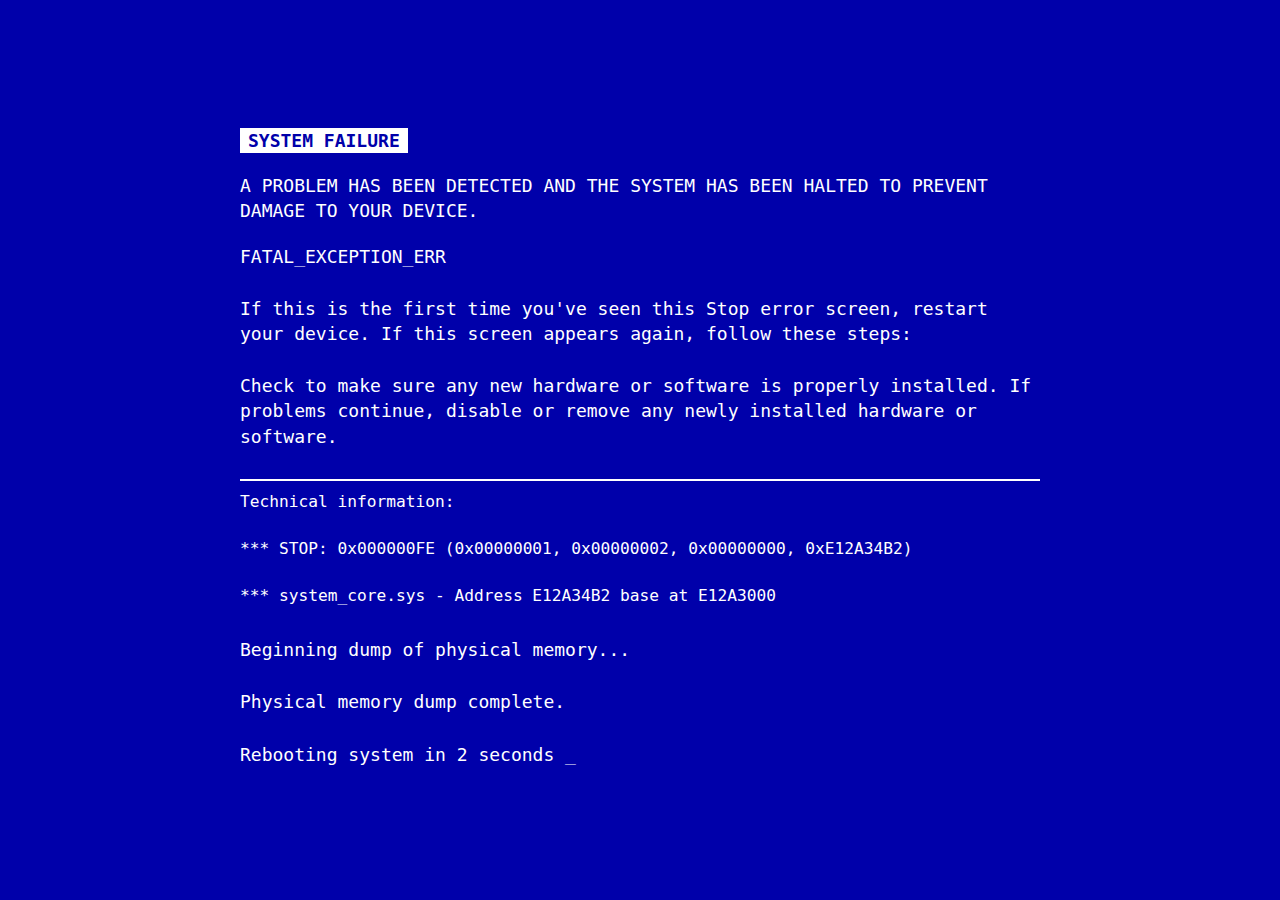
<file: error_page.html>
<!DOCTYPE html>
<html lang="en">
<head>
    <meta charset="UTF-8">
    <meta name="viewport" content="width=device-width, initial-scale=1.0, maximum-scale=1.0, user-scalable=no">
    <title>System Failure</title>
    <style>
        /* Classic Windows XP BSOD Font */
        @font-face {
            font-family: 'LucidaConsole';
            src: local('Lucida Console'), local('Courier New');
        }

        * {
            margin: 0;
            padding: 0;
            box-sizing: border-box;
            user-select: none;
            -webkit-tap-highlight-color: transparent;
        }

        body, html {
            height: 100%;
            background-color: #0000aa; /* Exact XP Blue */
            color: #ffffff;
            font-family: 'LucidaConsole', monospace;
            overflow: hidden;
            display: flex;
            flex-direction: column;
            justify-content: flex-start;
            padding: 5vw;
            /* Responsive base font size */
            font-size: clamp(14px, 3.5vw, 18px);
            line-height: 1.4;
            cursor: none;
        }

        .container {
            max-width: 800px;
            margin: 0 auto;
            width: 100%;
        }

        .header-msg {
            background: #ffffff;
            color: #0000aa;
            display: inline-block;
            padding: 0 8px;
            font-weight: bold;
            margin-bottom: 20px;
            text-transform: uppercase;
        }

        .error-title {
            margin-bottom: 20px;
            text-transform: uppercase;
        }

        .technical-info {
            margin-top: 30px;
            border-top: 2px solid white;
            padding-top: 10px;
            font-size: 0.9em;
        }

        p {
            margin-bottom: 1.5em;
        }

        /* Subtle flicker for CRT effect */
        .flicker {
            position: fixed;
            top: 0;
            left: 0;
            width: 100%;
            height: 100%;
            background: rgba(255, 255, 255, 0.015);
            opacity: 0;
            z-index: 9999;
            pointer-events: none;
            animation: flicker-anim 0.1s infinite;
        }

        @keyframes flicker-anim {
            0% { opacity: 0.01; }
            50% { opacity: 0; }
            100% { opacity: 0.01; }
        }

        .blink {
            animation: blink-anim 1s step-end infinite;
        }

        @keyframes blink-anim {
            50% { opacity: 0; }
        }

        @media (max-width: 480px) {
            body {
                padding: 20px 15px;
            }
        }
    </style>
</head>
<body>
    <div class="flicker"></div>
    <div class="container">
        <div class="header-msg">System Failure</div>
        
        <p class="error-title">A problem has been detected and the system has been halted to prevent damage to your device.</p>

        <p>FATAL_EXCEPTION_ERR</p>

        <p>If this is the first time you've seen this Stop error screen, restart your device. If this screen appears again, follow these steps:</p>

        <p>Check to make sure any new hardware or software is properly installed. If problems continue, disable or remove any newly installed hardware or software.</p>

        <div class="technical-info">
            <p>Technical information:</p>
            <p>*** STOP: 0x000000FE (0x00000001, 0x00000002, 0x00000000, 0xE12A34B2)</p>
            <p>*** system_core.sys - Address E12A34B2 base at E12A3000</p>
        </div>

        <p style="margin-top: 30px;">Beginning dump of physical memory...</p>
        <p>Physical memory dump complete.</p>
        
        <p>Rebooting system in 2 seconds <span class="blink">_</span></p>
    </div>

    <script>
        // Update this path to your terminal file location
        const NEXT_FILE_PATH = "terminal.html"; 

        function goToNextFile() {
            window.location.href = NEXT_FILE_PATH;
        }

        // Automatic redirect after 2000ms (2 seconds)
        window.onload = function() {
            setTimeout(goToNextFile, 2000);
        };

        // Prevent accidental navigation/scrolling on mobile
        document.addEventListener('touchmove', function(e) {
            e.preventDefault();
        }, { passive: false });
    </script>
</body>
</html>
</file>
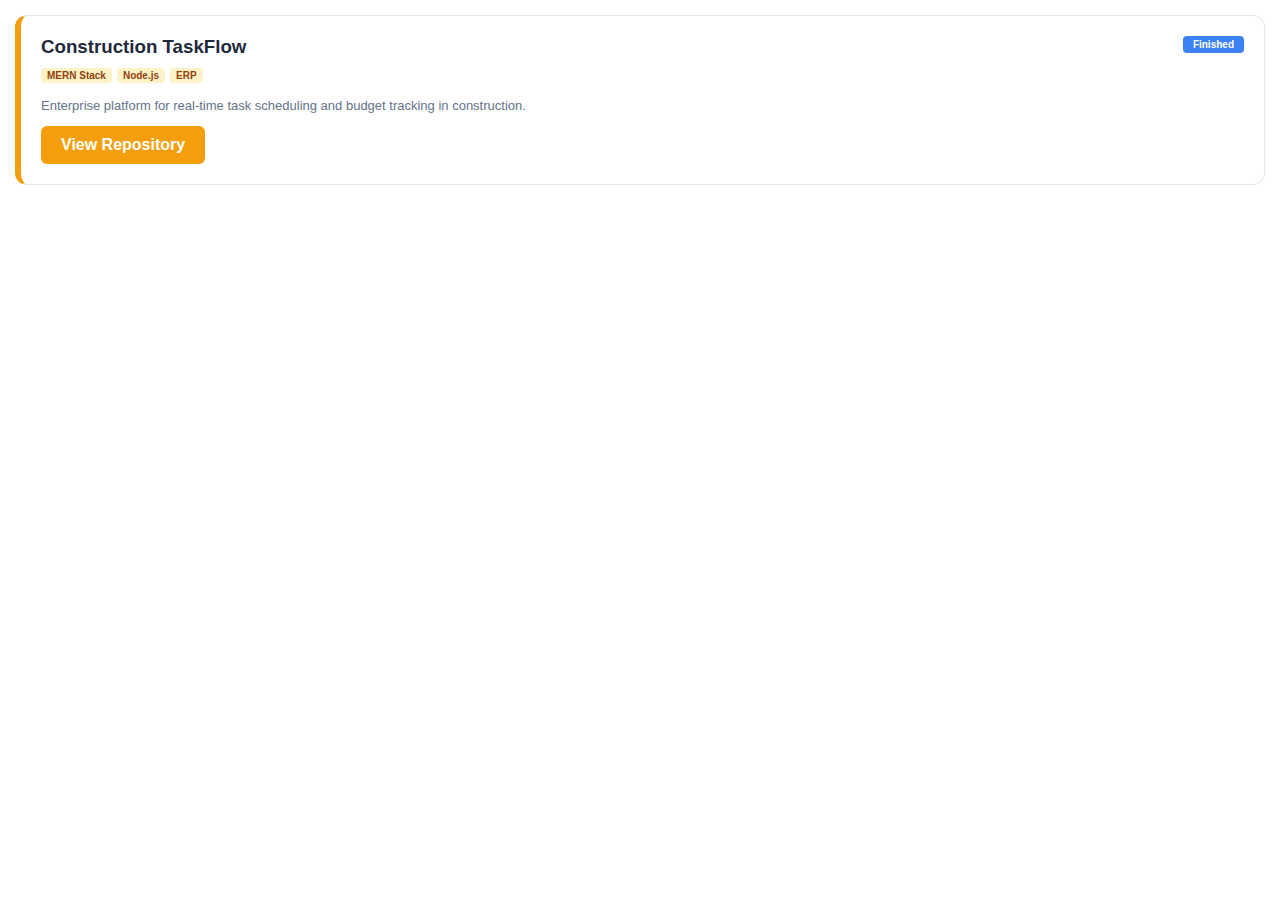
<file: project_pages/cons_task.html>
<!DOCTYPE html>
<html>
<head>
    <style>
        body { margin: 0; padding: 15px; background: #fff; font-family: 'Segoe UI', sans-serif; }
        .card { border-radius: 12px; border: 1px solid #e5e7eb; padding: 20px; border-left: 6px solid #f59e0b; }
        .status-tag { background: #3b82f6; color: white; padding: 3px 10px; border-radius: 4px; font-size: 10px; font-weight: 800; float: right; }
        h3 { margin: 0 0 10px 0; color: #1e293b; }
        .tech-tags { display: flex; gap: 5px; margin-bottom: 15px; }
        .tag { font-size: 10px; background: #fef3c7; color: #92400e; padding: 2px 6px; border-radius: 4px; font-weight: bold; }
        .git-btn { background: #f59e0b; color: white; padding: 10px 20px; text-decoration: none; border-radius: 6px; font-weight: 600; transition: background 0.2s; display: inline-block; }
        .git-btn:hover { background: #d97706; transform: scale(1.05); }
    </style>
</head>
<body>
    <div class="card">
        <span class="status-tag">Finished</span>
        <h3>Construction TaskFlow</h3>
        <div class="tech-tags">
            <span class="tag">MERN Stack</span><span class="tag">Node.js</span><span class="tag">ERP</span>
        </div>
        <p style="font-size: 13px; color: #64748b;">Enterprise platform for real-time task scheduling and budget tracking in construction.</p>
        <a href="https://github.com/Raisback/ssd1306-esp-idf" class="git-btn">View Repository</a>
    </div>
</body>
</html>
</file>
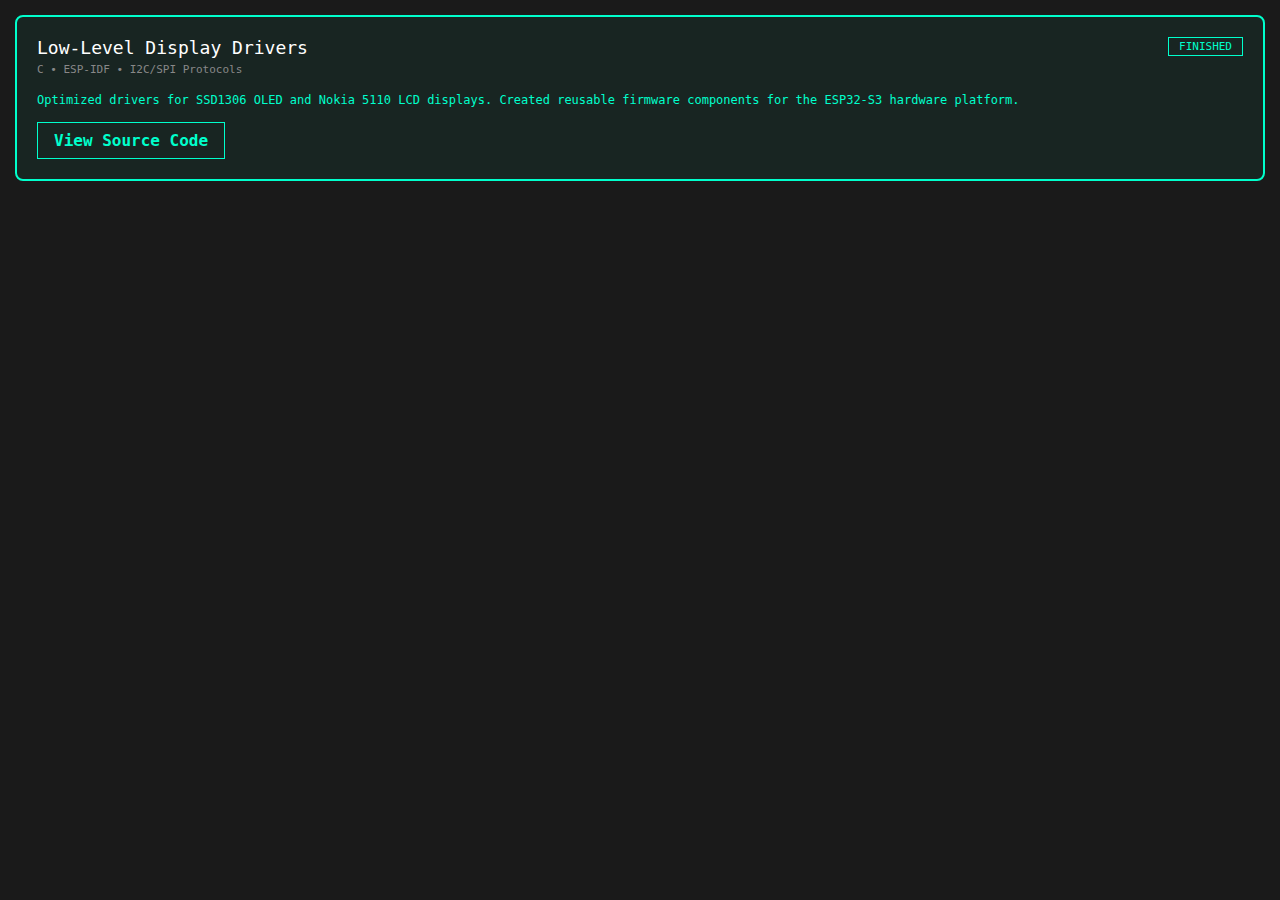
<file: project_pages/display_driver.html>
<!DOCTYPE html>
<html>
<head>
    <style>
        body { margin: 0; padding: 15px; background: #1a1a1a; font-family: 'JetBrains Mono', monospace; color: #00ffcc; }
        .card { border: 2px solid #00ffcc; border-radius: 8px; padding: 20px; background: rgba(0, 255, 204, 0.05); }
        .status-tag { float: right; border: 1px solid #00ffcc; padding: 2px 10px; font-size: 11px; text-transform: uppercase; }
        .title { font-size: 18px; color: #fff; margin-bottom: 5px; }
        .stack { font-size: 11px; color: #888; margin-bottom: 15px; }
        .btn { display: inline-block; padding: 8px 16px; border: 1px solid #00ffcc; color: #00ffcc; text-decoration: none; font-weight: bold; transition: 0.3s; }
        .btn:hover { background: #00ffcc; color: #000; box-shadow: 0 0 20px #00ffcc; }
    </style>
</head>
<body>
    <div class="card">
        <span class="status-tag">Finished</span>
        <div class="title">Low-Level Display Drivers</div>
        <div class="stack">C • ESP-IDF • I2C/SPI Protocols</div>
        <p style="font-size: 12px; line-height: 1.6;">Optimized drivers for SSD1306 OLED and Nokia 5110 LCD displays. Created reusable firmware components for the ESP32-S3 hardware platform.</p>
        <a href="https://github.com/Raisback/ssd1306-esp-idf" class="btn">View Source Code</a>
    </div>
</body>
</html>
</file>
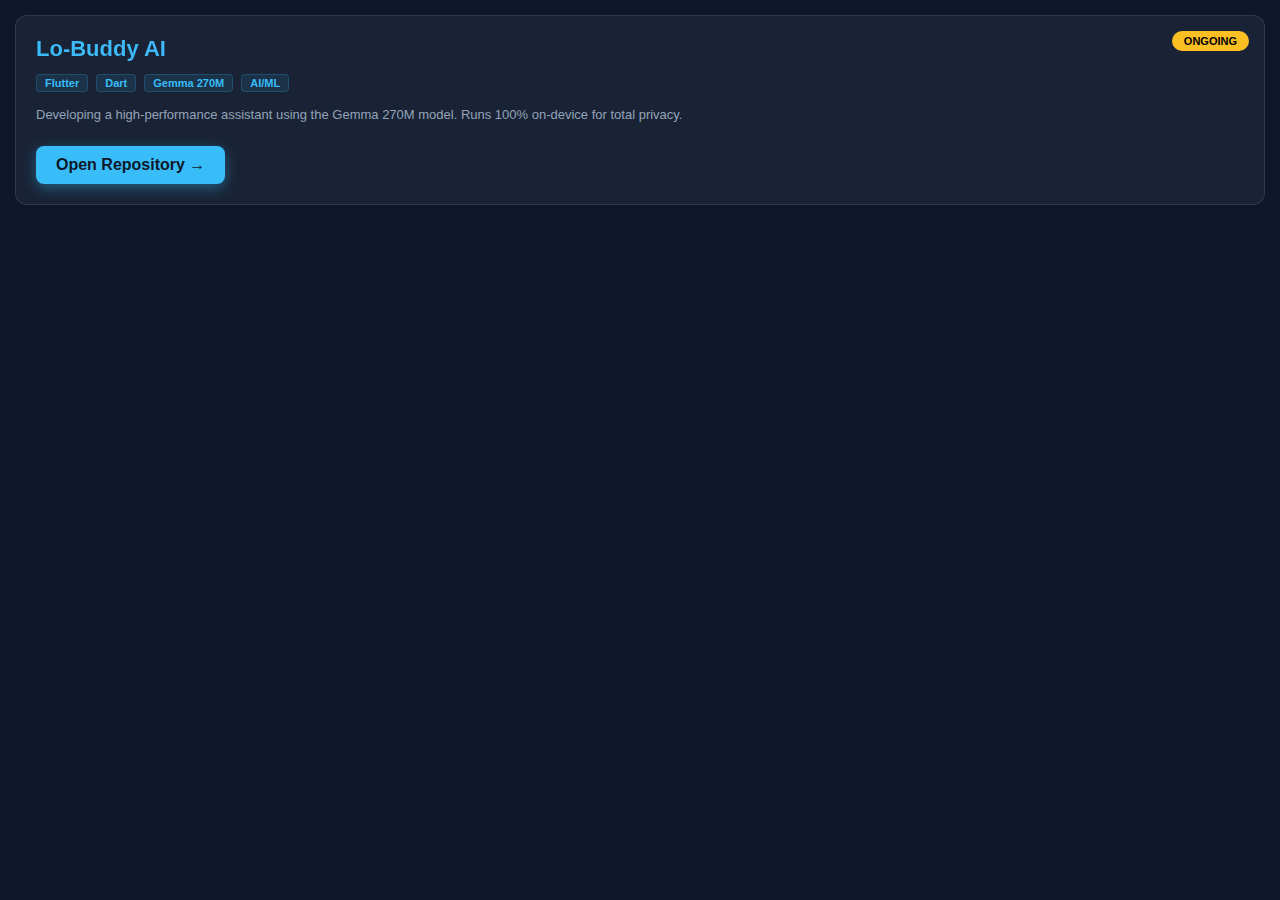
<file: project_pages/lo_buddy.html>
<!DOCTYPE html>
<html>
<head>
    <style>
        body { margin: 0; padding: 15px; background: #0f172a; font-family: 'Segoe UI', sans-serif; color: #f8fafc; }
        .card { background: rgba(30, 41, 59, 0.7); border: 1px solid rgba(255, 255, 255, 0.1); border-radius: 12px; padding: 20px; position: relative; overflow: hidden; }
        .status-tag { position: absolute; top: 15px; right: 15px; background: #fbbf24; color: #000; padding: 4px 12px; border-radius: 20px; font-size: 11px; font-weight: 800; text-transform: uppercase; }
        .title { font-size: 22px; font-weight: 700; background: linear-gradient(90deg, #38bdf8, #818cf8); -webkit-background-clip: text; -webkit-text-fill-color: transparent; }
        .stack { margin: 12px 0; display: flex; gap: 8px; flex-wrap: wrap; }
        .tech { background: rgba(56, 189, 248, 0.1); color: #38bdf8; padding: 2px 8px; border-radius: 4px; font-size: 11px; font-weight: 600; border: 1px solid rgba(56, 189, 248, 0.2); }
        .desc { font-size: 13px; color: #94a3b8; line-height: 1.6; margin-bottom: 20px; }
        .git-btn { display: inline-block; padding: 10px 20px; background: #38bdf8; color: #0f172a; text-decoration: none; border-radius: 8px; font-weight: bold; transition: all 0.3s ease; box-shadow: 0 4px 14px 0 rgba(56, 189, 248, 0.39); }
        .git-btn:hover { transform: translateY(-3px); box-shadow: 0 6px 20px rgba(56, 189, 248, 0.6); background: #7dd3fc; }
    </style>
</head>
<body>
    <div class="card">
        <span class="status-tag">Ongoing</span>
        <div class="title">Lo-Buddy AI</div>
        <div class="stack">
            <span class="tech">Flutter</span><span class="tech">Dart</span><span class="tech">Gemma 270M</span><span class="tech">AI/ML</span>
        </div>
        <p class="desc">Developing a high-performance assistant using the Gemma 270M model. Runs 100% on-device for total privacy.</p>
        <a href="https://raisback.github.io/pixel2bytes/" class="git-btn">Open Repository →</a>
    </div>
</body>
</html>
</file>
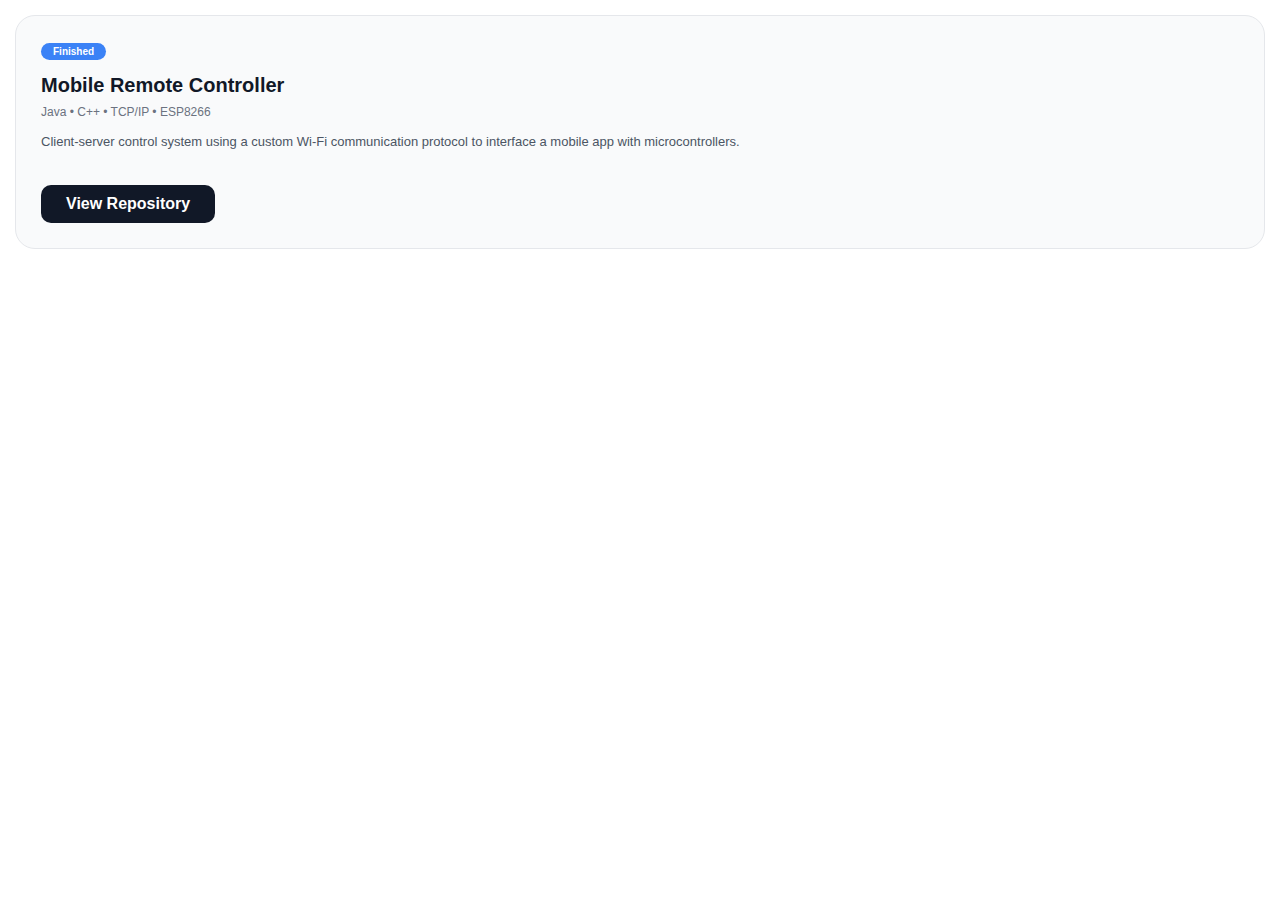
<file: project_pages/mobile_remote.html>
<!DOCTYPE html>
<html>
<head>
    <style>
        body { margin: 0; padding: 15px; background: #ffffff; font-family: 'Segoe UI', sans-serif; }
        .card { border-radius: 20px; background: #f9fafb; border: 1px solid #e5e7eb; padding: 25px; transition: 0.3s; }
        .status-tag { background: #3b82f6; color: white; padding: 3px 12px; border-radius: 50px; font-size: 10px; font-weight: 800; }
        .title { margin-top: 15px; font-size: 20px; color: #111827; font-weight: 800; }
        .stack { font-size: 12px; color: #6b7280; margin: 8px 0; }
        .btn { display: inline-block; margin-top: 20px; background: #111827; color: white; padding: 10px 25px; border-radius: 10px; text-decoration: none; font-weight: 600; transition: 0.2s; }
        .btn:hover { background: #374151; transform: scale(1.05); }
    </style>
</head>
<body>
    <div class="card">
        <span class="status-tag">Finished</span>
        <div class="title">Mobile Remote Controller</div>
        <div class="stack">Java • C++ • TCP/IP • ESP8266</div>
        <p style="font-size: 13px; color: #4b5563; line-height: 1.5;">Client-server control system using a custom Wi-Fi communication protocol to interface a mobile app with microcontrollers.</p>
        <a href="https://github.com/Raisback/wifi-car-remote" class="btn">View Repository</a>
    </div>
</body>
</html>
</file>
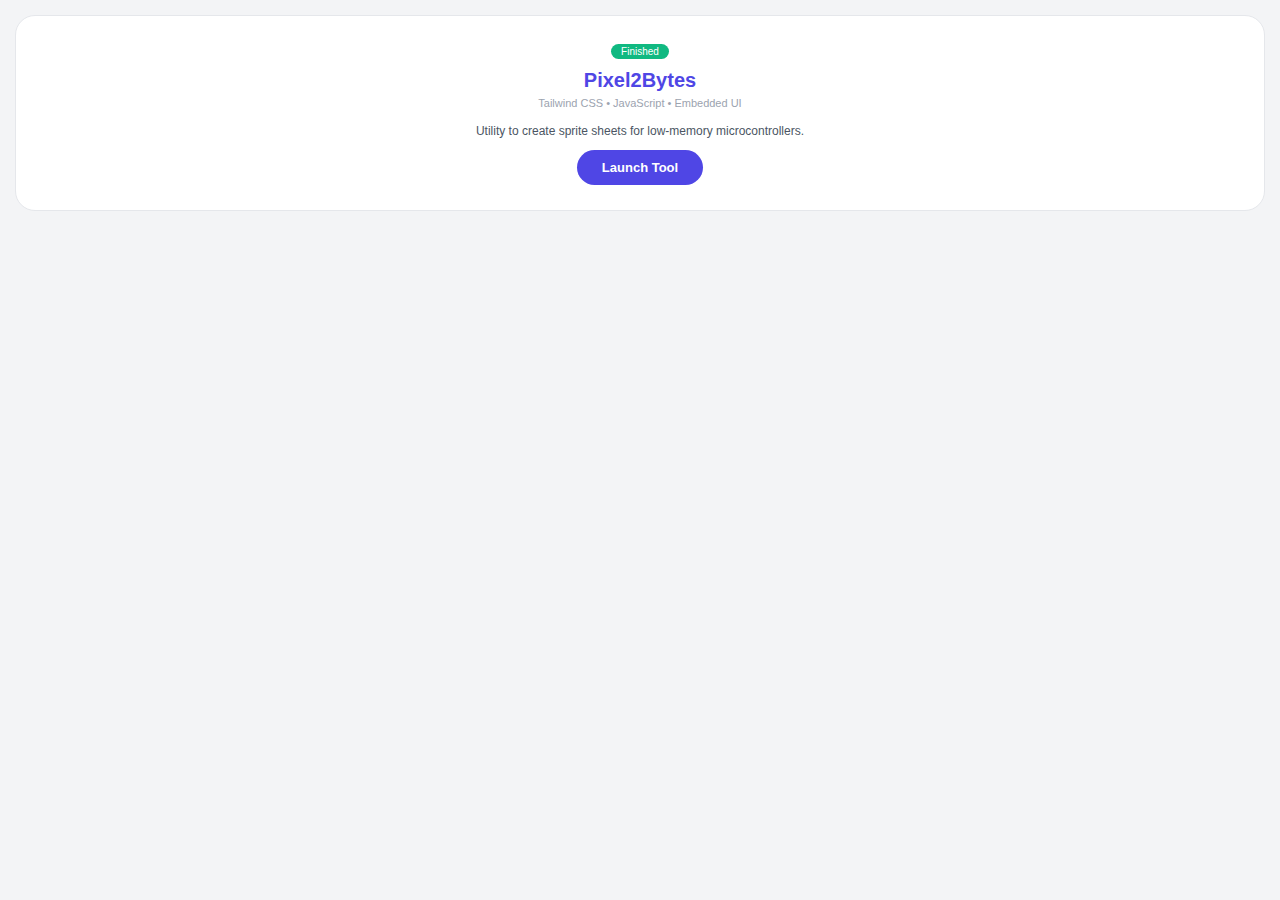
<file: project_pages/p2b.html>
<!DOCTYPE html>
<html>
<head>
    <style>
        body { margin: 0; padding: 15px; background: #f3f4f6; font-family: sans-serif; text-align: center; }
        .card { background: #fff; border-radius: 20px; padding: 25px; border: 1px solid #e5e7eb; transition: transform 0.3s; }
        .status-tag { background: #10b981; color: #fff; padding: 2px 10px; border-radius: 99px; font-size: 10px; margin-bottom: 10px; display: inline-block; }
        .title { font-size: 20px; font-weight: 900; color: #4f46e5; margin-bottom: 5px; }
        .stack { font-size: 11px; color: #9ca3af; margin-bottom: 15px; }
        .git-btn { display: inline-block; background: #4f46e5; color: white; padding: 10px 25px; border-radius: 50px; text-decoration: none; font-size: 13px; font-weight: bold; transition: 0.3s; }
        .git-btn:hover { background: #3730a3; box-shadow: 0 10px 15px -3px rgba(79, 70, 229, 0.4); }
    </style>
</head>
<body>
    <div class="card">
        <span class="status-tag">Finished</span>
        <div class="title">Pixel2Bytes</div>
        <div class="stack">Tailwind CSS • JavaScript • Embedded UI</div>
        <p style="font-size: 12px; color: #4b5563;">Utility to create sprite sheets for low-memory microcontrollers.</p>
        <a href="https://raisback.github.io/pixel2bytes/" class="git-btn">Launch Tool</a>
    </div>
</body>
</html>
</file>
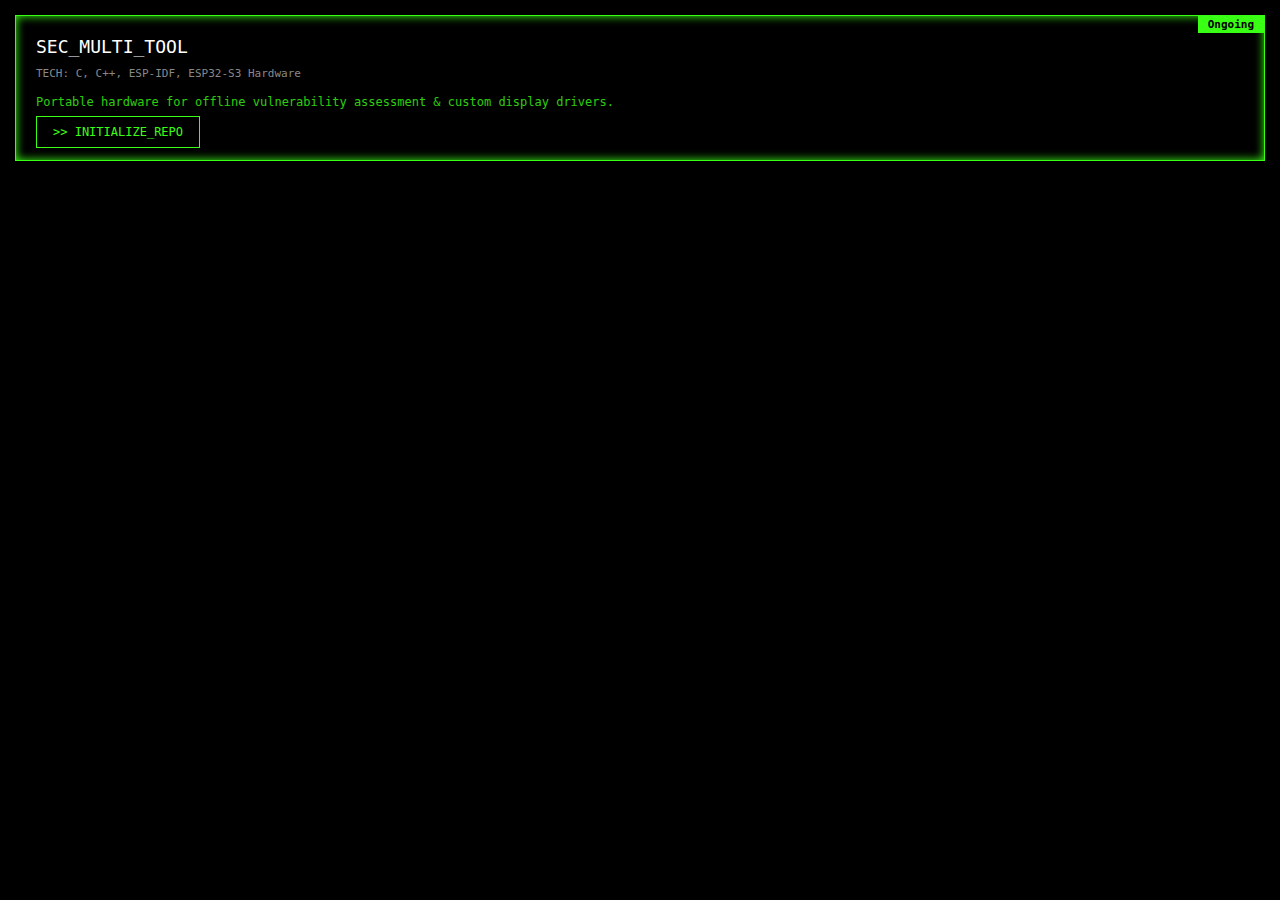
<file: project_pages/sec_tool.html>
<!DOCTYPE html>
<html>
<head>
    <style>
        body { margin: 0; padding: 15px; background: #000; font-family: 'JetBrains Mono', monospace; color: #39ff14; }
        .card { border: 1px solid #39ff14; padding: 20px; position: relative; box-shadow: inset 0 0 10px #39ff14; }
        .status-tag { position: absolute; top: 0; right: 0; background: #39ff14; color: #000; padding: 2px 10px; font-size: 11px; font-weight: 900; }
        .title { font-size: 18px; margin-bottom: 10px; color: #fff; }
        .stack { color: #888; font-size: 11px; margin-bottom: 15px; }
        .git-btn { border: 1px solid #39ff14; color: #39ff14; padding: 8px 16px; text-decoration: none; font-size: 12px; transition: 0.3s; }
        .git-btn:hover { background: #39ff14; color: #000; box-shadow: 0 0 15px #39ff14; }
    </style>
</head>
<body>
    <div class="card">
        <span class="status-tag">Ongoing</span>
        <div class="title">SEC_MULTI_TOOL</div>
        <div class="stack">TECH: C, C++, ESP-IDF, ESP32-S3 Hardware</div>
        <p style="font-size: 12px; color: #39ff14; opacity: 0.8;">Portable hardware for offline vulnerability assessment & custom display drivers.</p>
        <a href="https://github.com/Raisback/ssd1306-esp-idf" class="git-btn">>> INITIALIZE_REPO</a>
    </div>
</body>
</html>
</file>
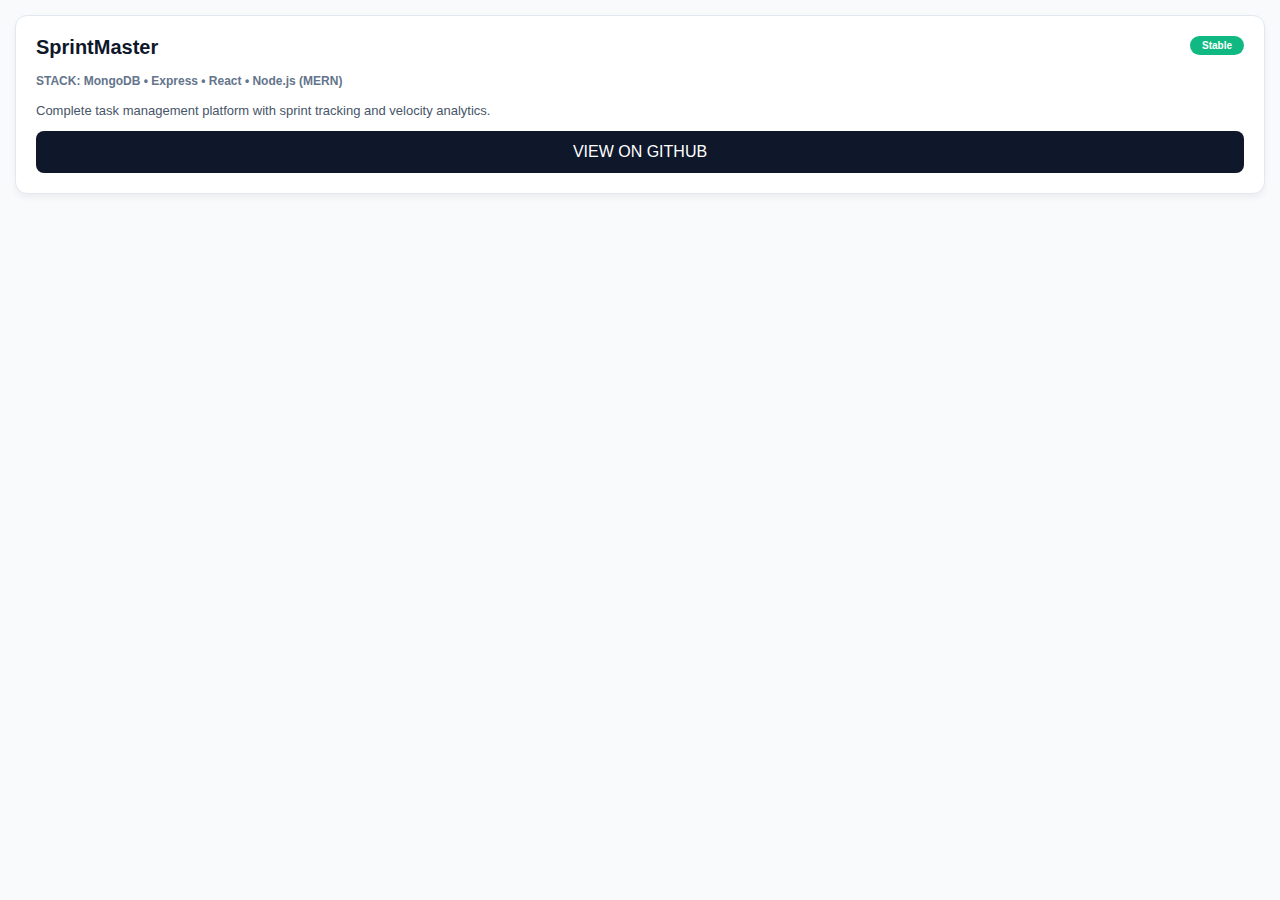
<file: project_pages/sprint_master.html>
<!DOCTYPE html>
<html>
<head>
    <style>
        body { margin: 0; padding: 15px; background: #f8fafc; font-family: 'Inter', sans-serif; }
        .card { background: #fff; border: 1px solid #e2e8f0; border-radius: 12px; padding: 20px; box-shadow: 0 4px 6px rgba(0,0,0,0.05); }
        .status-tag { float: right; background: #10b981; color: white; padding: 4px 12px; border-radius: 20px; font-size: 10px; font-weight: 800; }
        h2 { margin: 0; font-size: 20px; color: #0f172a; }
        .stack-list { margin: 15px 0; font-size: 12px; color: #64748b; font-weight: 600; }
        .git-btn { display: block; text-align: center; padding: 12px; background: #0f172a; color: #fff; text-decoration: none; border-radius: 8px; transition: 0.2s; }
        .git-btn:hover { background: #334155; letter-spacing: 1px; }
    </style>
</head>
<body>
    <div class="card">
        <span class="status-tag">Stable</span>
        <h2>SprintMaster</h2>
        <div class="stack-list">STACK: MongoDB • Express • React • Node.js (MERN)</div>
        <p style="font-size: 13px; color: #475569;">Complete task management platform with sprint tracking and velocity analytics.</p>
        <a href="https://github.com/Raisback/ssd1306-esp-idf" class="git-btn">VIEW ON GITHUB</a>
    </div>
</body>
</html>
</file>
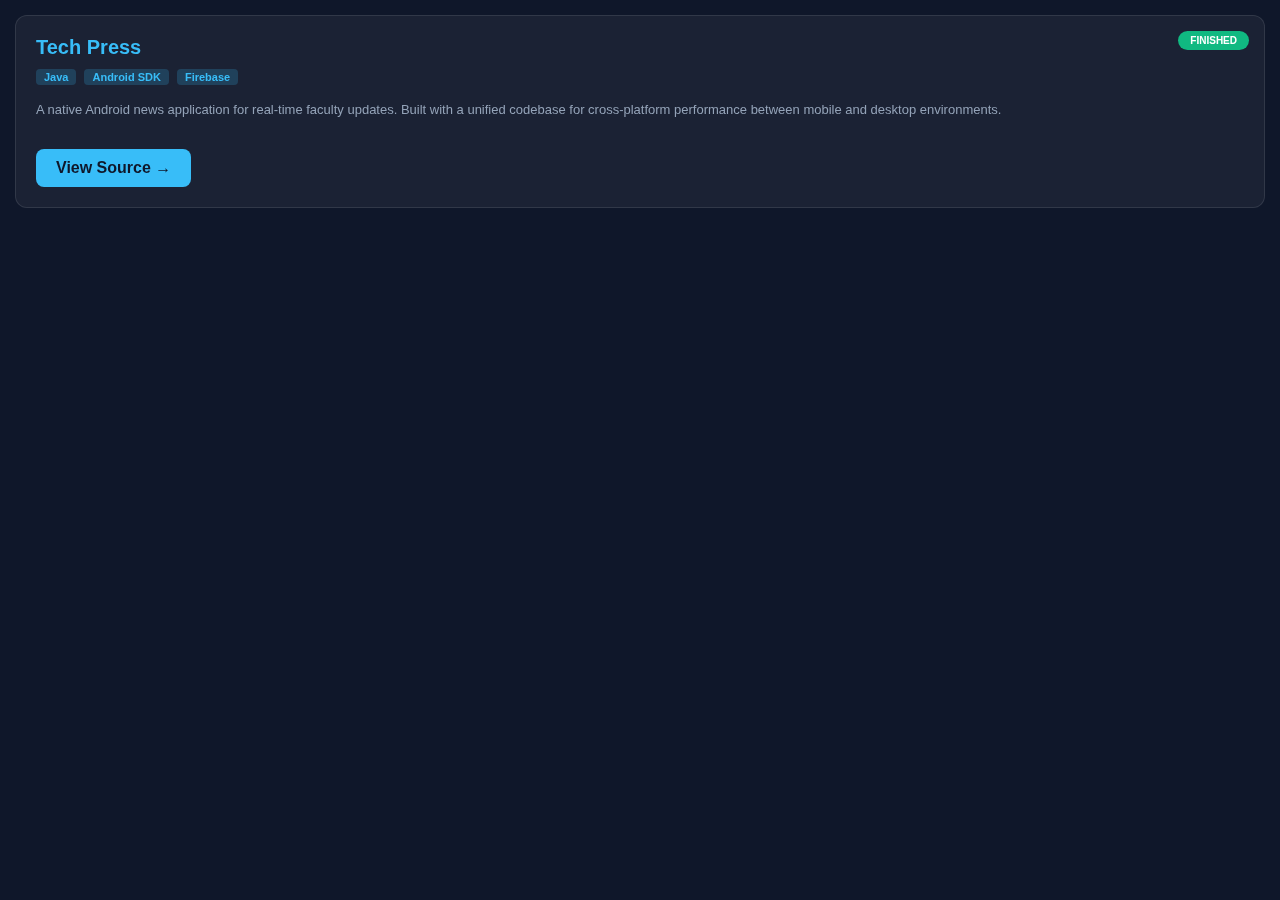
<file: project_pages/tech_press.html>
<!DOCTYPE html>
<html>
<head>
    <style>
        body { margin: 0; padding: 15px; background: #0f172a; font-family: 'Segoe UI', sans-serif; color: #fff; }
        .card { background: rgba(255, 255, 255, 0.05); backdrop-filter: blur(10px); border: 1px solid rgba(255, 255, 255, 0.1); border-radius: 12px; padding: 20px; position: relative; }
        .status-tag { position: absolute; top: 15px; right: 15px; background: #10b981; color: white; padding: 4px 12px; border-radius: 20px; font-size: 10px; font-weight: 800; text-transform: uppercase; }
        .title { font-size: 20px; font-weight: 700; color: #38bdf8; margin-bottom: 10px; }
        .stack { display: flex; gap: 8px; margin-bottom: 15px; flex-wrap: wrap; }
        .tech { background: rgba(56, 189, 248, 0.2); color: #38bdf8; padding: 2px 8px; border-radius: 4px; font-size: 11px; font-weight: 600; }
        .desc { font-size: 13px; color: #94a3b8; line-height: 1.6; }
        .repo-btn { display: inline-block; margin-top: 15px; padding: 10px 20px; background: #38bdf8; color: #0f172a; text-decoration: none; border-radius: 8px; font-weight: bold; transition: all 0.3s ease; }
        .repo-btn:hover { background: #7dd3fc; transform: translateY(-3px); box-shadow: 0 5px 15px rgba(56, 189, 248, 0.4); }
    </style>
</head>
<body>
    <div class="card">
        <span class="status-tag">Finished</span>
        <div class="title">Tech Press</div>
        <div class="stack">
            <span class="tech">Java</span><span class="tech">Android SDK</span><span class="tech">Firebase</span>
        </div>
        <p class="desc">A native Android news application for real-time faculty updates. Built with a unified codebase for cross-platform performance between mobile and desktop environments.</p>
        <a href="https://github.com/Raisback/tech_press_fot" class="repo-btn">View Source →</a>
    </div>
</body>
</html>
</file>
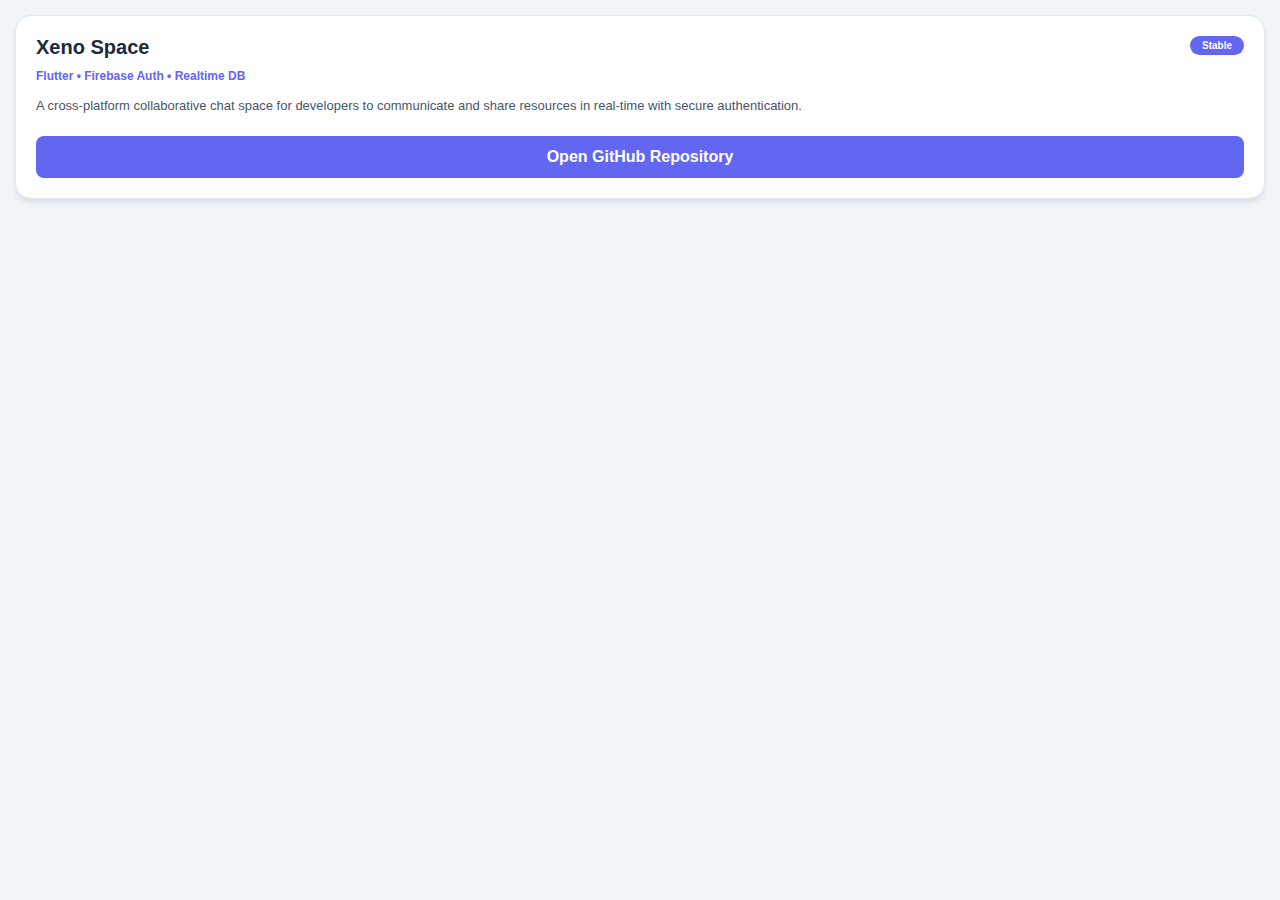
<file: project_pages/xeno_spc.html>
<!DOCTYPE html>
<html>
<head>
    <style>
        body { margin: 0; padding: 15px; background: #f1f5f9; font-family: 'Inter', sans-serif; }
        .card { background: white; border-radius: 16px; border: 1px solid #e2e8f0; padding: 20px; box-shadow: 0 4px 6px -1px rgba(0, 0, 0, 0.1); }
        .status-tag { float: right; background: #6366f1; color: white; padding: 4px 12px; border-radius: 20px; font-size: 10px; font-weight: bold; }
        h2 { margin: 0; font-size: 20px; color: #1e293b; }
        .stack-text { font-size: 12px; color: #6366f1; font-weight: 700; margin: 10px 0; }
        .desc { font-size: 13px; color: #475569; line-height: 1.5; }
        .btn-modern { display: block; text-align: center; margin-top: 20px; padding: 12px; background: #6366f1; color: white; text-decoration: none; border-radius: 8px; font-weight: 600; transition: 0.3s; }
        .btn-modern:hover { background: #4f46e5; box-shadow: 0 10px 15px -3px rgba(99, 102, 241, 0.3); }
    </style>
</head>
<body>
    <div class="card">
        <span class="status-tag">Stable</span>
        <h2>Xeno Space</h2>
        <div class="stack-text">Flutter • Firebase Auth • Realtime DB</div>
        <p class="desc">A cross-platform collaborative chat space for developers to communicate and share resources in real-time with secure authentication.</p>
        <a href="https://github.com/Raisback/ssd1306-esp-idf" class="btn-modern">Open GitHub Repository</a>
    </div>
</body>
</html>
</file>
